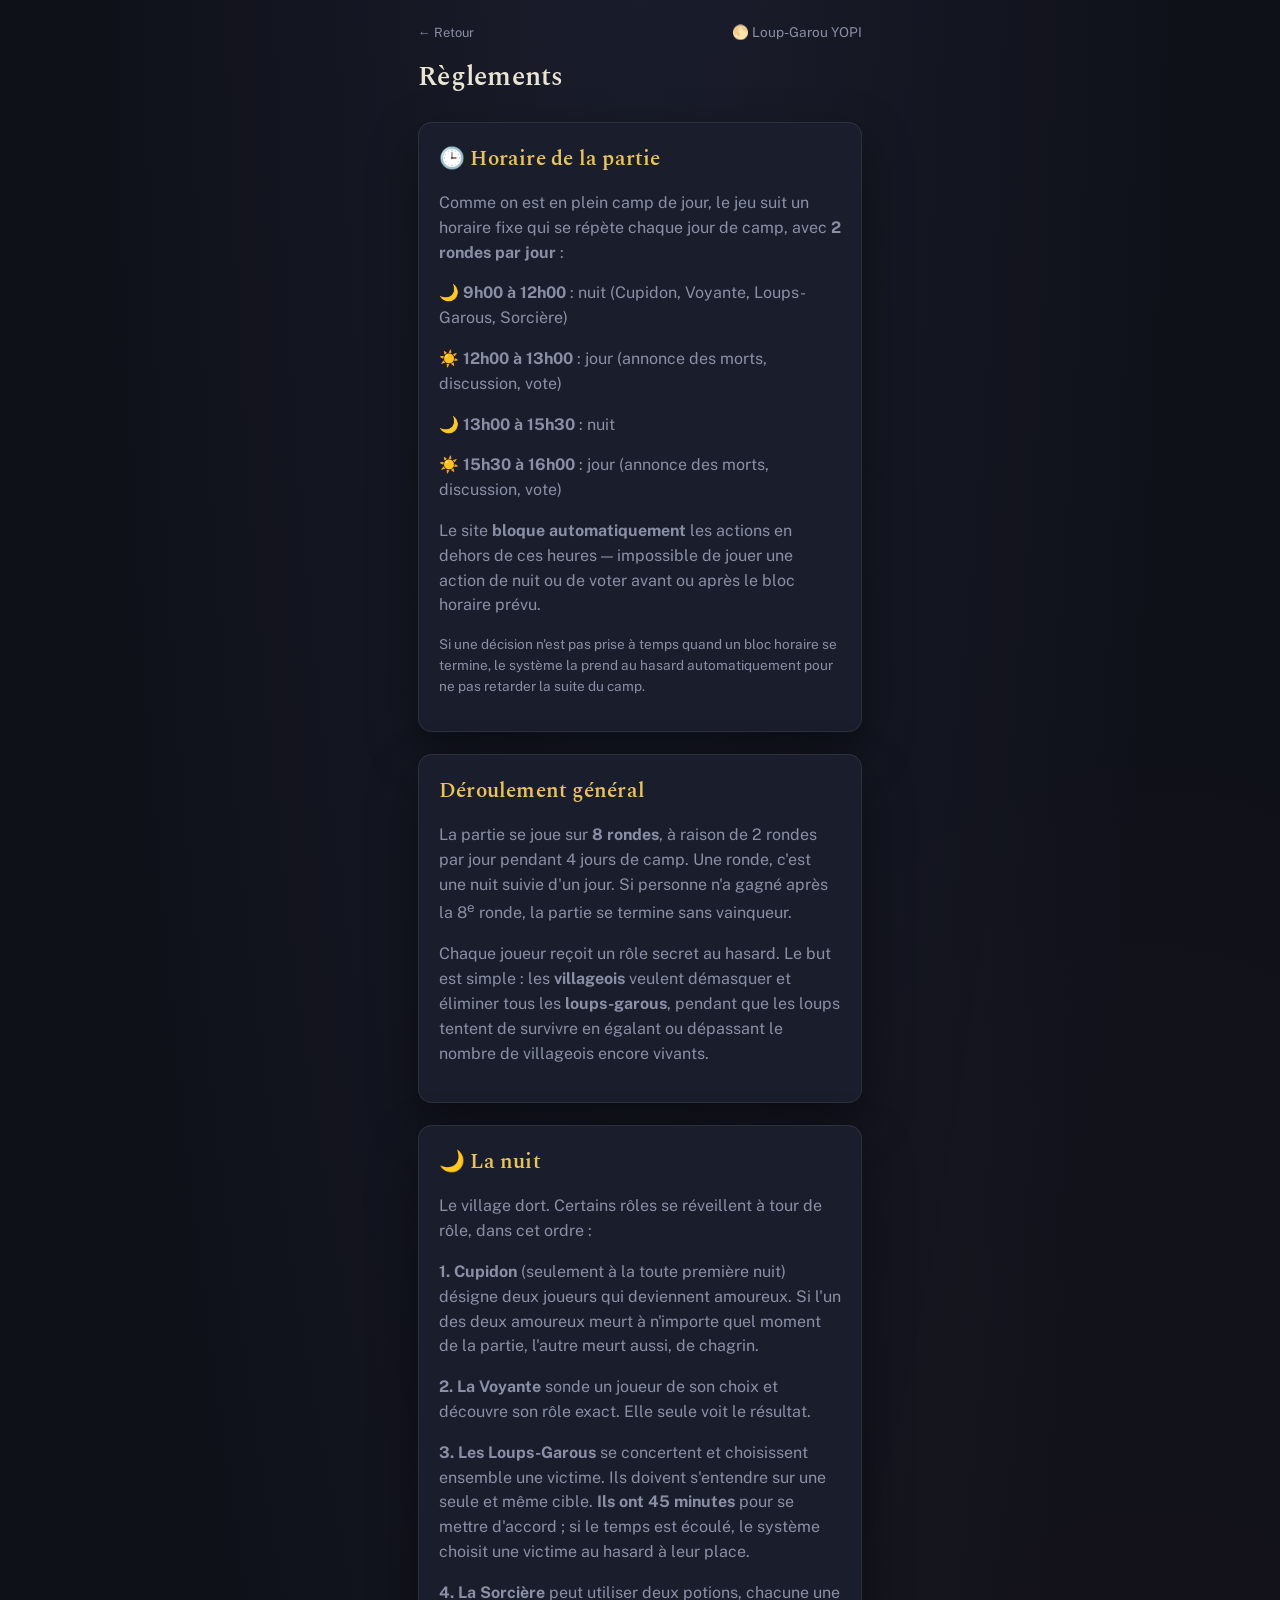
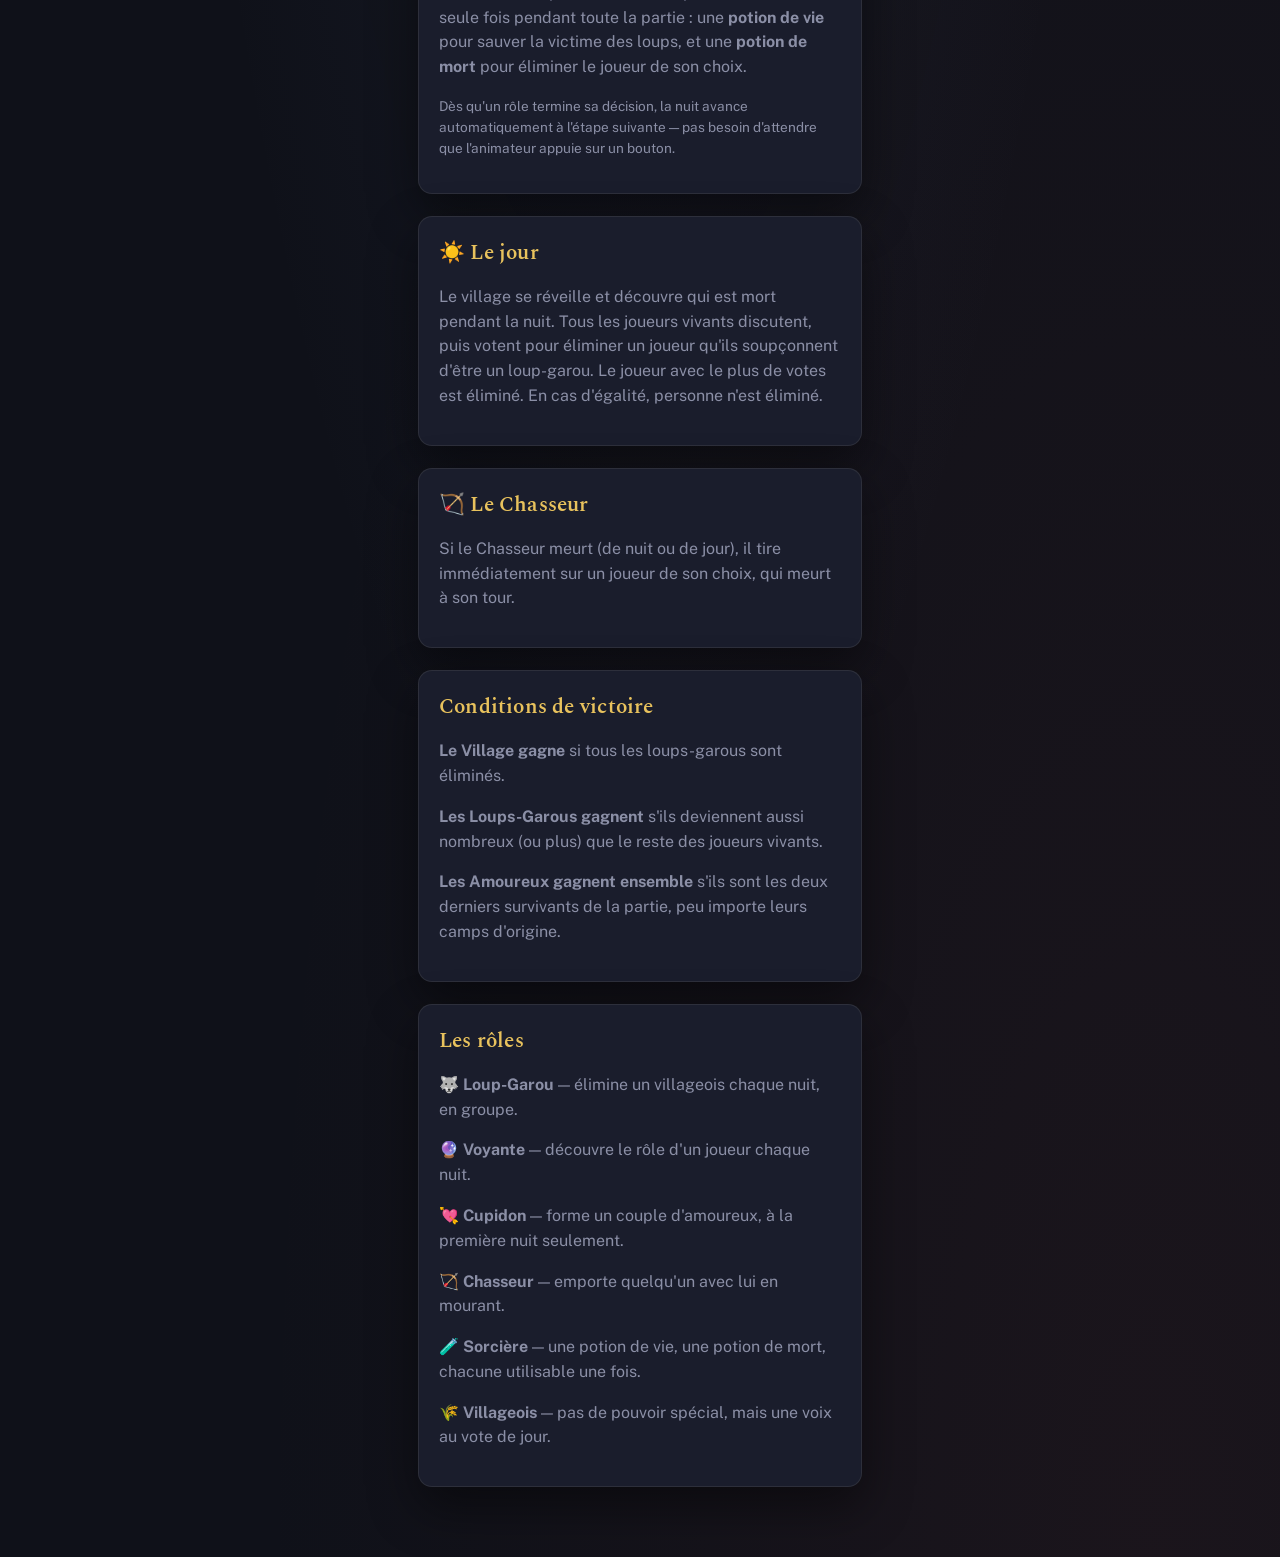
<file: regles.html>
<!DOCTYPE html>
<html lang="fr">
<head>
<meta charset="UTF-8">
<meta name="viewport" content="width=device-width, initial-scale=1.0, maximum-scale=1.0">
<title>Règlements — Loup-Garou YOPI</title>
<link rel="stylesheet" href="css/style.css?v=2">
</head>
<body>
  <div class="container">
    <div class="top-nav">
      <a href="javascript:history.back()">&larr; Retour</a>
      <span class="muted">🌕 Loup-Garou YOPI</span>
    </div>
    <h1 style="margin:16px 0 24px;">Règlements</h1>

    <div class="rules-section card">
      <h2>🕒 Horaire de la partie</h2>
      <p>Comme on est en plein camp de jour, le jeu suit un horaire fixe qui se répète chaque jour de camp,
      avec <strong>2 rondes par jour</strong> :</p>
      <p>🌙 <strong>9h00 à 12h00</strong> : nuit (Cupidon, Voyante, Loups-Garous, Sorcière)</p>
      <p>☀️ <strong>12h00 à 13h00</strong> : jour (annonce des morts, discussion, vote)</p>
      <p>🌙 <strong>13h00 à 15h30</strong> : nuit</p>
      <p>☀️ <strong>15h30 à 16h00</strong> : jour (annonce des morts, discussion, vote)</p>
      <p>Le site <strong>bloque automatiquement</strong> les actions en dehors de ces heures — impossible de
      jouer une action de nuit ou de voter avant ou après le bloc horaire prévu.</p>
      <p class="muted">Si une décision n'est pas prise à temps quand un bloc horaire se termine, le système
      la prend au hasard automatiquement pour ne pas retarder la suite du camp.</p>
    </div>

    <div class="rules-section card">
      <h2>Déroulement général</h2>
      <p>La partie se joue sur <strong>8 rondes</strong>, à raison de 2 rondes par jour pendant 4 jours de camp.
      Une ronde, c'est une nuit suivie d'un jour. Si personne n'a gagné après la 8<sup>e</sup> ronde, la partie se termine sans vainqueur.</p>
      <p>Chaque joueur reçoit un rôle secret au hasard. Le but est simple : les <strong>villageois</strong> veulent
      démasquer et éliminer tous les <strong>loups-garous</strong>, pendant que les loups tentent de survivre en
      égalant ou dépassant le nombre de villageois encore vivants.</p>
    </div>

    <div class="rules-section card">
      <h2>🌙 La nuit</h2>
      <p>Le village dort. Certains rôles se réveillent à tour de rôle, dans cet ordre :</p>
      <p><strong>1. Cupidon</strong> (seulement à la toute première nuit) désigne deux joueurs qui deviennent
      amoureux. Si l'un des deux amoureux meurt à n'importe quel moment de la partie, l'autre meurt aussi, de chagrin.</p>
      <p><strong>2. La Voyante</strong> sonde un joueur de son choix et découvre son rôle exact. Elle seule voit
      le résultat.</p>
      <p><strong>3. Les Loups-Garous</strong> se concertent et choisissent ensemble une victime. Ils doivent
      s'entendre sur une seule et même cible. <strong>Ils ont 45 minutes</strong> pour se mettre d'accord ; si le
      temps est écoulé, le système choisit une victime au hasard à leur place.</p>
      <p><strong>4. La Sorcière</strong> peut utiliser deux potions, chacune une seule fois pendant toute la partie :
      une <strong>potion de vie</strong> pour sauver la victime des loups, et une <strong>potion de mort</strong>
      pour éliminer le joueur de son choix.</p>
      <p class="muted">Dès qu'un rôle termine sa décision, la nuit avance automatiquement à l'étape suivante —
      pas besoin d'attendre que l'animateur appuie sur un bouton.</p>
    </div>

    <div class="rules-section card">
      <h2>☀️ Le jour</h2>
      <p>Le village se réveille et découvre qui est mort pendant la nuit. Tous les joueurs vivants discutent,
      puis votent pour éliminer un joueur qu'ils soupçonnent d'être un loup-garou. Le joueur avec le plus de votes
      est éliminé. En cas d'égalité, personne n'est éliminé.</p>
    </div>

    <div class="rules-section card">
      <h2>🏹 Le Chasseur</h2>
      <p>Si le Chasseur meurt (de nuit ou de jour), il tire immédiatement sur un joueur de son choix, qui meurt
      à son tour.</p>
    </div>

    <div class="rules-section card">
      <h2>Conditions de victoire</h2>
      <p><strong>Le Village gagne</strong> si tous les loups-garous sont éliminés.</p>
      <p><strong>Les Loups-Garous gagnent</strong> s'ils deviennent aussi nombreux (ou plus) que le reste des
      joueurs vivants.</p>
      <p><strong>Les Amoureux gagnent ensemble</strong> s'ils sont les deux derniers survivants de la partie,
      peu importe leurs camps d'origine.</p>
    </div>

    <div class="rules-section card">
      <h2>Les rôles</h2>
      <p>🐺 <strong>Loup-Garou</strong> — élimine un villageois chaque nuit, en groupe.</p>
      <p>🔮 <strong>Voyante</strong> — découvre le rôle d'un joueur chaque nuit.</p>
      <p>💘 <strong>Cupidon</strong> — forme un couple d'amoureux, à la première nuit seulement.</p>
      <p>🏹 <strong>Chasseur</strong> — emporte quelqu'un avec lui en mourant.</p>
      <p>🧪 <strong>Sorcière</strong> — une potion de vie, une potion de mort, chacune utilisable une fois.</p>
      <p>🌾 <strong>Villageois</strong> — pas de pouvoir spécial, mais une voix au vote de jour.</p>
    </div>
  </div>
</body>
</html>
</file>
<file: css/style.css>
/* ==========================================================================
   Loup-Garou YOPI — thème visuel
   Un village au bord de la forêt, la nuit. La lune marque le temps qui passe :
   8 rondes = 8 phases de lune, du croissant au plein et retour.
   ========================================================================== */

@import url('https://fonts.googleapis.com/css2?family=Spectral:ital,wght@0,300;0,400;0,600;1,400&family=Public+Sans:wght@400;500;600;700&family=JetBrains+Mono:wght@500;700&display=swap');

:root {
  --bg-void: #0F1119;
  --bg-panel: #1A1D2C;
  --bg-panel-raised: #232739;
  --bg-panel-hover: #2A2F44;

  --text-primary: #EAE4D3;
  --text-muted: #8B8FA6;
  --text-faint: #565B72;

  --accent-blood: #A6433D;
  --accent-blood-bright: #C75A50;
  --accent-moon: #E8C25D;
  --accent-mystic: #6C7BB8;
  --accent-good: #6B9A72;

  --border-subtle: rgba(234, 228, 211, 0.09);
  --border-strong: rgba(234, 228, 211, 0.18);

  --shadow-deep: 0 20px 50px rgba(0, 0, 0, 0.45);
  --radius: 14px;
}

* { box-sizing: border-box; }

html, body {
  margin: 0;
  padding: 0;
  min-height: 100%;
  background: var(--bg-void);
  background-image:
    radial-gradient(ellipse at 50% -10%, rgba(108, 123, 184, 0.12), transparent 60%),
    radial-gradient(ellipse at 90% 100%, rgba(166, 67, 61, 0.08), transparent 55%);
  color: var(--text-primary);
  font-family: 'Public Sans', -apple-system, sans-serif;
  -webkit-font-smoothing: antialiased;
}

body {
  min-height: 100vh;
  display: flex;
  flex-direction: column;
}

h1, h2, h3, .display {
  font-family: 'Spectral', Georgia, serif;
  font-weight: 600;
  letter-spacing: 0.01em;
  margin: 0;
}

h1 { font-size: 1.7rem; }
h2 { font-size: 1.3rem; }
h3 { font-size: 1.05rem; color: var(--accent-moon); font-weight: 400; font-style: italic; }

p { line-height: 1.55; color: var(--text-muted); }

a { color: var(--accent-moon); }

.container {
  max-width: 480px;
  margin: 0 auto;
  padding: 24px 18px 48px;
  width: 100%;
  flex: 1;
}

.container.wide { max-width: 900px; }

/* ---- Bandeau lunaire : progression des rondes -------------------------- */

.moon-tracker {
  display: flex;
  justify-content: center;
  gap: 6px;
  margin: 6px 0 22px;
  padding: 10px 8px;
  background: var(--bg-panel);
  border: 1px solid var(--border-subtle);
  border-radius: 999px;
}

.moon-phase {
  width: 22px;
  height: 22px;
  border-radius: 50%;
  position: relative;
  background: var(--bg-void);
  border: 1px solid var(--border-strong);
  overflow: hidden;
  flex-shrink: 0;
}

.moon-phase.past { background: var(--accent-moon); border-color: var(--accent-moon); opacity: 0.55; }
.moon-phase.current {
  background: var(--accent-moon);
  border-color: var(--accent-moon);
  box-shadow: 0 0 12px rgba(232, 194, 93, 0.7);
}
.moon-phase.current::after {
  content: '';
  position: absolute;
  inset: -3px;
  border-radius: 50%;
  border: 1px solid var(--accent-moon);
  opacity: 0.6;
}

/* ---- Cartes / panneaux ------------------------------------------------- */

.card {
  background: var(--bg-panel);
  border: 1px solid var(--border-subtle);
  border-radius: var(--radius);
  padding: 20px;
  margin-bottom: 16px;
  box-shadow: var(--shadow-deep);
}

.card.raised { background: var(--bg-panel-raised); }

.badge {
  display: inline-block;
  font-family: 'JetBrains Mono', monospace;
  font-size: 0.7rem;
  letter-spacing: 0.08em;
  text-transform: uppercase;
  padding: 4px 10px;
  border-radius: 999px;
  background: rgba(108, 123, 184, 0.18);
  color: var(--accent-mystic);
  border: 1px solid rgba(108, 123, 184, 0.35);
}

.badge.nuit { background: rgba(108, 123, 184, 0.18); color: var(--accent-mystic); border-color: rgba(108,123,184,0.35); }
.badge.jour { background: rgba(232, 194, 93, 0.15); color: var(--accent-moon); border-color: rgba(232,194,93,0.35); }
.badge.mort { background: rgba(166, 67, 61, 0.18); color: var(--accent-blood-bright); border-color: rgba(166,67,61,0.4); }
.badge.vivant { background: rgba(107, 154, 114, 0.15); color: var(--accent-good); border-color: rgba(107,154,114,0.35); }

/* ---- Formulaires -------------------------------------------------------- */

label {
  display: block;
  font-size: 0.8rem;
  color: var(--text-muted);
  margin-bottom: 6px;
  letter-spacing: 0.02em;
}

input[type="text"], input[type="password"], input[type="tel"], select {
  width: 100%;
  padding: 14px 16px;
  background: var(--bg-void);
  border: 1px solid var(--border-strong);
  border-radius: 10px;
  color: var(--text-primary);
  font-family: 'JetBrains Mono', monospace;
  font-size: 1.1rem;
  letter-spacing: 0.15em;
  text-align: center;
  margin-bottom: 14px;
}

input:focus, select:focus {
  outline: none;
  border-color: var(--accent-moon);
}

button, .btn {
  display: inline-flex;
  align-items: center;
  justify-content: center;
  gap: 8px;
  width: 100%;
  padding: 14px 18px;
  background: var(--accent-blood);
  color: #F4EFE4;
  border: none;
  border-radius: 10px;
  font-family: 'Public Sans', sans-serif;
  font-weight: 600;
  font-size: 0.95rem;
  cursor: pointer;
  transition: transform 0.08s ease, background 0.15s ease;
  text-decoration: none;
  box-sizing: border-box;
}

button:hover, .btn:hover { background: var(--accent-blood-bright); }
button:active { transform: scale(0.98); }

button.secondary { background: var(--bg-panel-raised); color: var(--text-primary); border: 1px solid var(--border-strong); }
button.secondary:hover { background: var(--bg-panel-hover); }

button.moon { background: var(--accent-mystic); }
button.moon:hover { background: #7C8CD1; }

button:disabled { opacity: 0.4; cursor: not-allowed; transform: none; }

.btn-row { display: flex; gap: 10px; }
.btn-row button { margin-bottom: 0; }

/* ---- Rôle : carte retournable ------------------------------------------- */

.role-card {
  perspective: 1000px;
  height: 220px;
  margin-bottom: 18px;
}

.role-card-inner {
  position: relative;
  width: 100%;
  height: 100%;
  transition: transform 0.6s cubic-bezier(0.4, 0.2, 0.2, 1);
  transform-style: preserve-3d;
  cursor: pointer;
}

.role-card.flipped .role-card-inner { transform: rotateY(180deg); }

.role-face {
  position: absolute;
  inset: 0;
  backface-visibility: hidden;
  border-radius: var(--radius);
  display: flex;
  flex-direction: column;
  align-items: center;
  justify-content: center;
  text-align: center;
  padding: 20px;
  border: 1px solid var(--border-strong);
}

.role-face.back {
  background: linear-gradient(160deg, var(--bg-panel-raised), var(--bg-void));
}

.role-face.front {
  background: linear-gradient(160deg, var(--bg-panel-raised), var(--bg-panel));
  transform: rotateY(180deg);
}

.role-symbol { font-size: 2.6rem; margin-bottom: 10px; }

/* ---- Liste de joueurs ---------------------------------------------------- */

.player-list { list-style: none; padding: 0; margin: 0; }

.player-row {
  display: flex;
  align-items: center;
  justify-content: space-between;
  padding: 12px 14px;
  border-bottom: 1px solid var(--border-subtle);
  gap: 10px;
}

.player-row:last-child { border-bottom: none; }

.player-row.selectable { cursor: pointer; border-radius: 8px; transition: background 0.12s; }
.player-row.selectable:hover { background: var(--bg-panel-hover); }
.player-row.selected { background: rgba(232, 194, 93, 0.12); border: 1px solid var(--accent-moon); }
.player-row.dead { opacity: 0.4; text-decoration: line-through; }

.player-name { font-weight: 600; }
.player-meta { font-size: 0.75rem; color: var(--text-faint); }

/* ---- Historique / journal ------------------------------------------------ */

.log-entry {
  padding: 10px 0;
  border-bottom: 1px solid var(--border-subtle);
  font-size: 0.85rem;
}
.log-entry:last-child { border-bottom: none; }
.log-round { color: var(--accent-moon); font-family: 'JetBrains Mono', monospace; font-size: 0.7rem; }

/* ---- Divers -------------------------------------------------------------- */

.center { text-align: center; }
.muted { color: var(--text-muted); font-size: 0.85rem; }
.divider { height: 1px; background: var(--border-subtle); margin: 18px 0; border: none; }

.top-nav {
  display: flex;
  justify-content: space-between;
  align-items: center;
  margin-bottom: 4px;
}

.top-nav a { font-size: 0.8rem; color: var(--text-muted); text-decoration: none; }
.top-nav a:hover { color: var(--accent-moon); }

.rules-section { margin-bottom: 22px; }
.rules-section h2 { color: var(--accent-moon); margin-bottom: 8px; }

.empty-state {
  text-align: center;
  padding: 40px 20px;
  color: var(--text-faint);
}

.wolf-proposal {
  display: flex;
  align-items: center;
  gap: 8px;
  font-size: 0.8rem;
  color: var(--text-muted);
  padding: 6px 0;
}

.wolf-proposal .dot {
  width: 8px; height: 8px; border-radius: 50%;
  background: var(--text-faint);
}
.wolf-proposal.agree .dot { background: var(--accent-good); }

.toast {
  position: fixed;
  bottom: 20px;
  left: 50%;
  transform: translateX(-50%);
  background: var(--bg-panel-raised);
  border: 1px solid var(--border-strong);
  padding: 12px 20px;
  border-radius: 10px;
  font-size: 0.85rem;
  box-shadow: var(--shadow-deep);
  z-index: 999;
  max-width: 90%;
  text-align: center;
}
</file>
